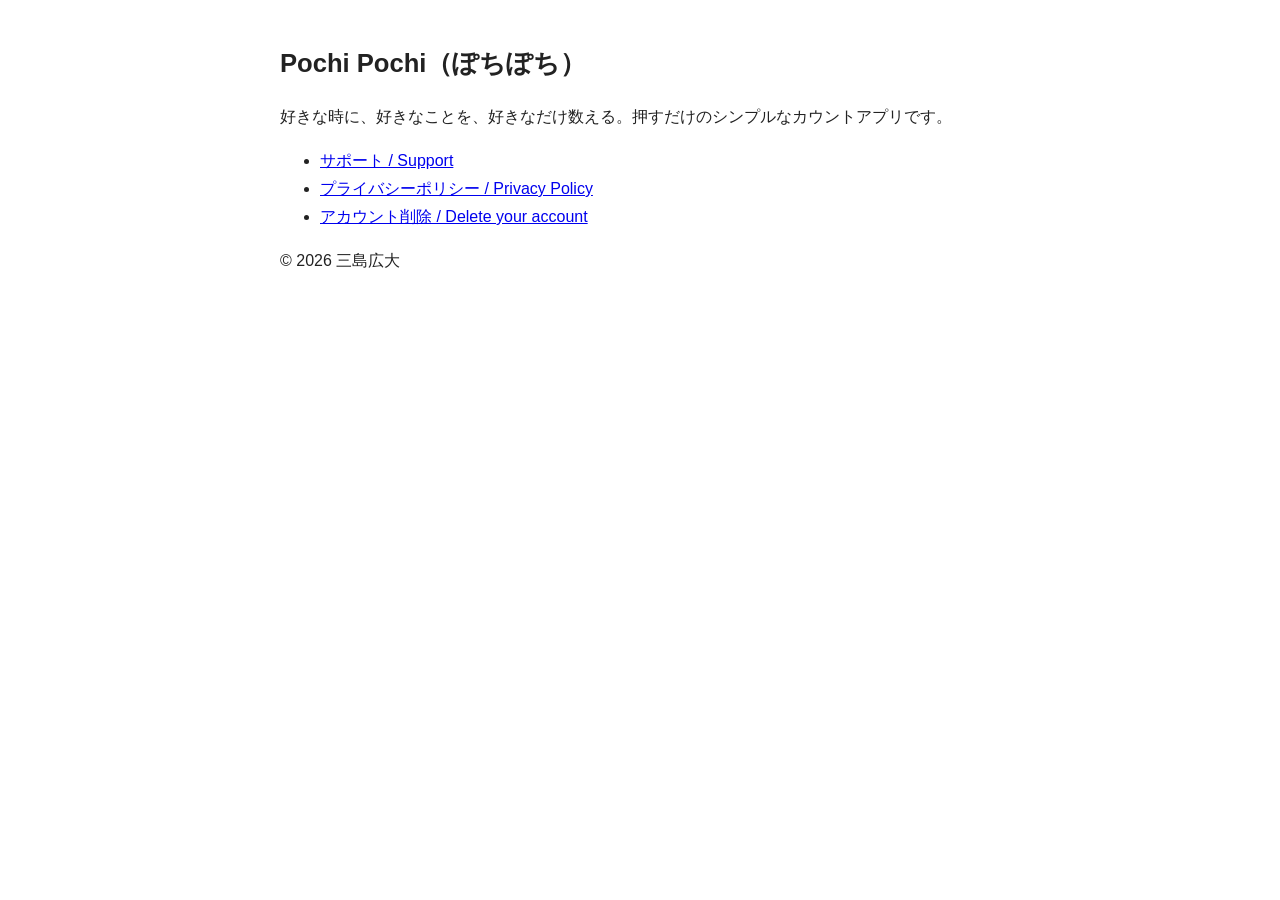
<file: index.html>
<!doctype html>
<html lang="ja"><head><meta charset="utf-8"><meta name="viewport" content="width=device-width,initial-scale=1">
<title>Pochi Pochi</title><link rel="stylesheet" href="style.css"></head>
<body>
<h1>Pochi Pochi（ぽちぽち）</h1>
<p>好きな時に、好きなことを、好きなだけ数える。押すだけのシンプルなカウントアプリです。</p>
<ul>
<li><a href="support.html">サポート / Support</a></li>
<li><a href="privacy.html">プライバシーポリシー / Privacy Policy</a></li>
<li><a href="delete-account.html">アカウント削除 / Delete your account</a></li>
</ul>
<p>© 2026 三島広大</p>
</body></html>
</file>
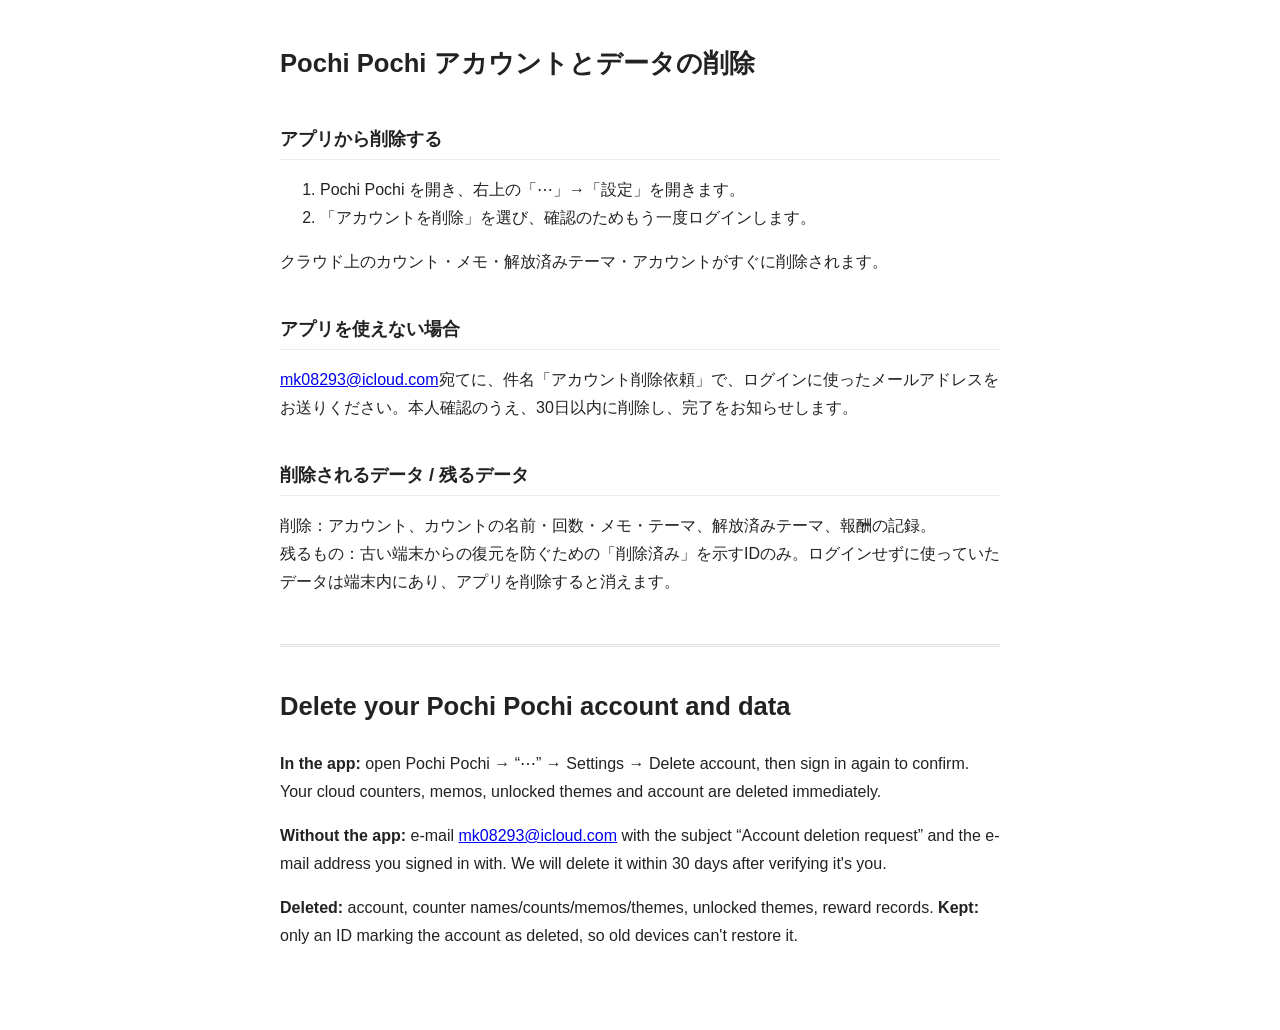
<file: delete-account.html>
<!doctype html>
<html lang="ja"><head><meta charset="utf-8"><meta name="viewport" content="width=device-width,initial-scale=1">
<title>Pochi Pochi アカウント削除 / Delete your account</title><link rel="stylesheet" href="style.css"></head>
<body>
<h1>Pochi Pochi アカウントとデータの削除</h1>
<h2>アプリから削除する</h2>
<ol><li>Pochi Pochi を開き、右上の「⋯」→「設定」を開きます。</li><li>「アカウントを削除」を選び、確認のためもう一度ログインします。</li></ol>
<p>クラウド上のカウント・メモ・解放済みテーマ・アカウントがすぐに削除されます。</p>
<h2>アプリを使えない場合</h2>
<p><a href="mailto:mk08293@icloud.com">mk08293@icloud.com</a>宛てに、件名「アカウント削除依頼」で、ログインに使ったメールアドレスをお送りください。本人確認のうえ、30日以内に削除し、完了をお知らせします。</p>
<h2>削除されるデータ / 残るデータ</h2>
<p>削除：アカウント、カウントの名前・回数・メモ・テーマ、解放済みテーマ、報酬の記録。<br>残るもの：古い端末からの復元を防ぐための「削除済み」を示すIDのみ。ログインせずに使っていたデータは端末内にあり、アプリを削除すると消えます。</p>

<section class="lang" lang="en">
<h1>Delete your Pochi Pochi account and data</h1>
<p><b>In the app:</b> open Pochi Pochi → “⋯” → Settings → Delete account, then sign in again to confirm. Your cloud counters, memos, unlocked themes and account are deleted immediately.</p>
<p><b>Without the app:</b> e-mail <a href="mailto:mk08293@icloud.com">mk08293@icloud.com</a> with the subject “Account deletion request” and the e-mail address you signed in with. We will delete it within 30 days after verifying it's you.</p>
<p><b>Deleted:</b> account, counter names/counts/memos/themes, unlocked themes, reward records. <b>Kept:</b> only an ID marking the account as deleted, so old devices can't restore it.</p>
</section>
</body></html>
</file>
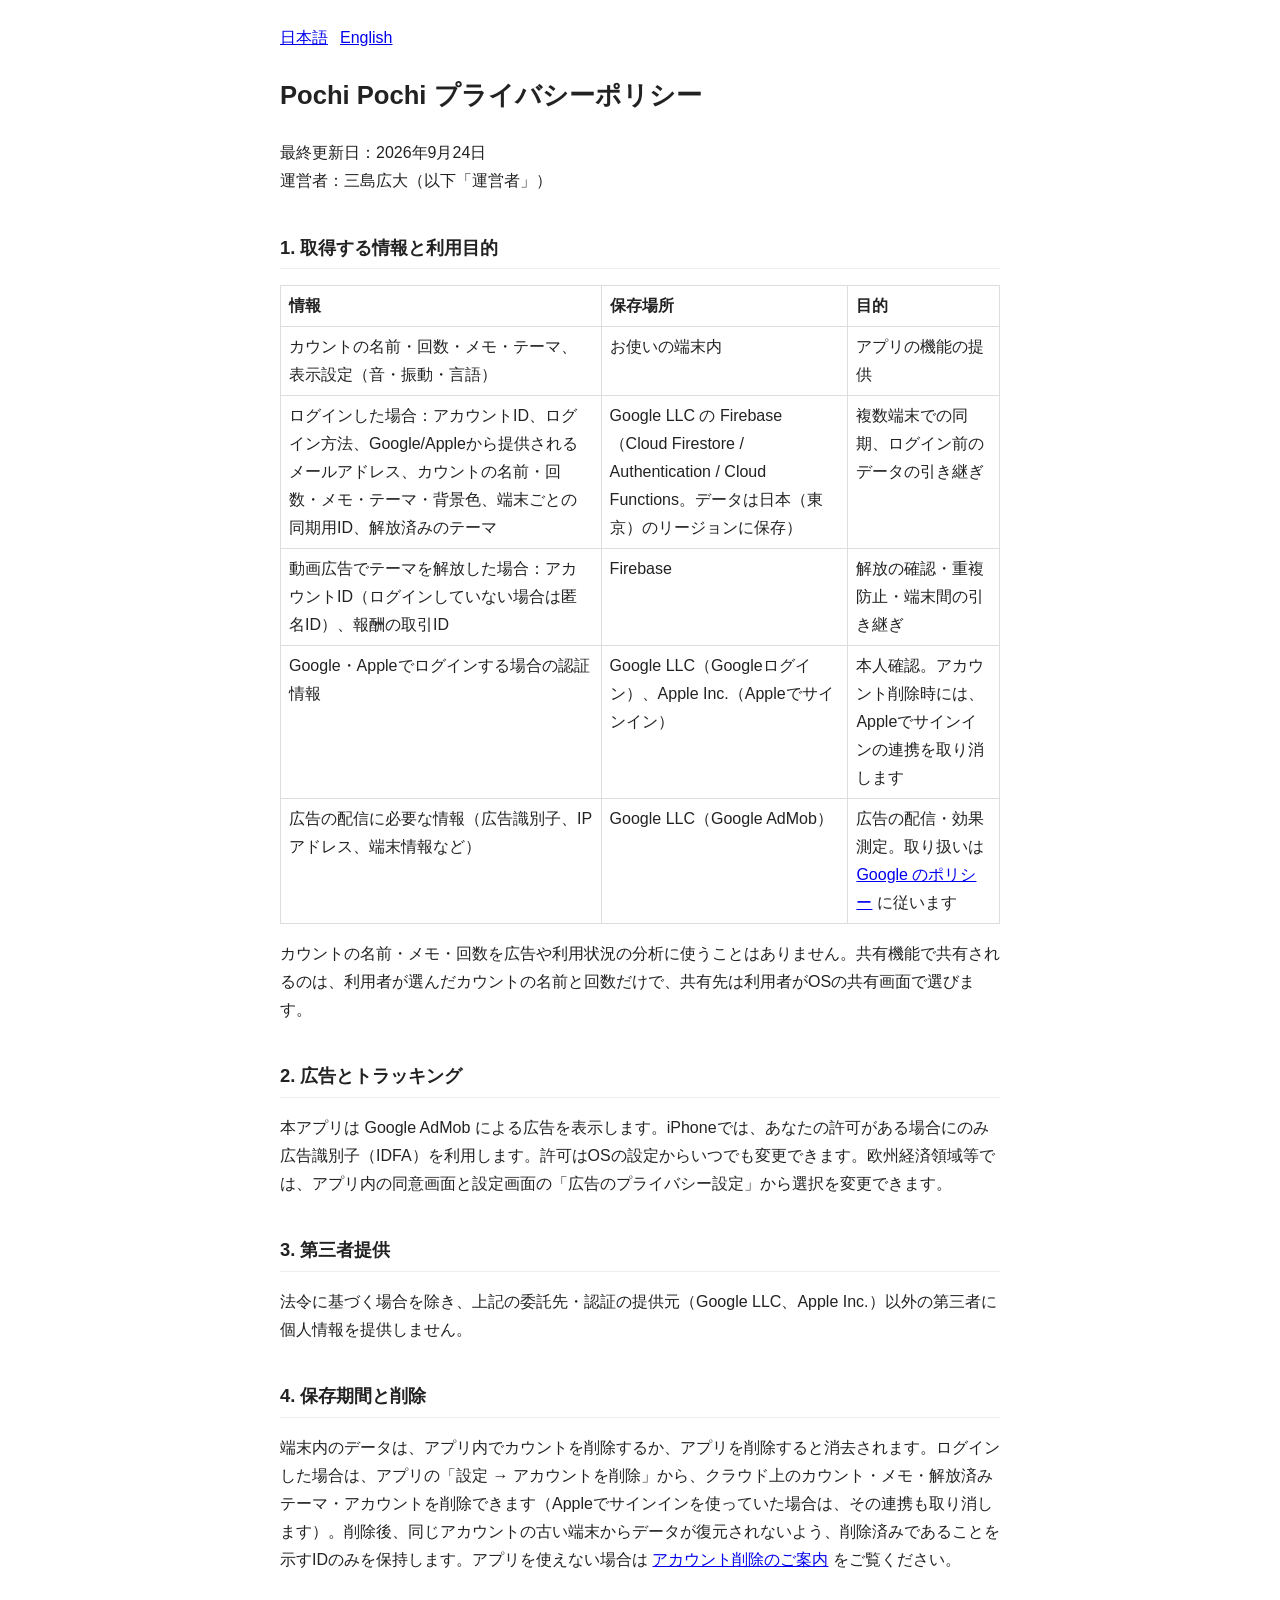
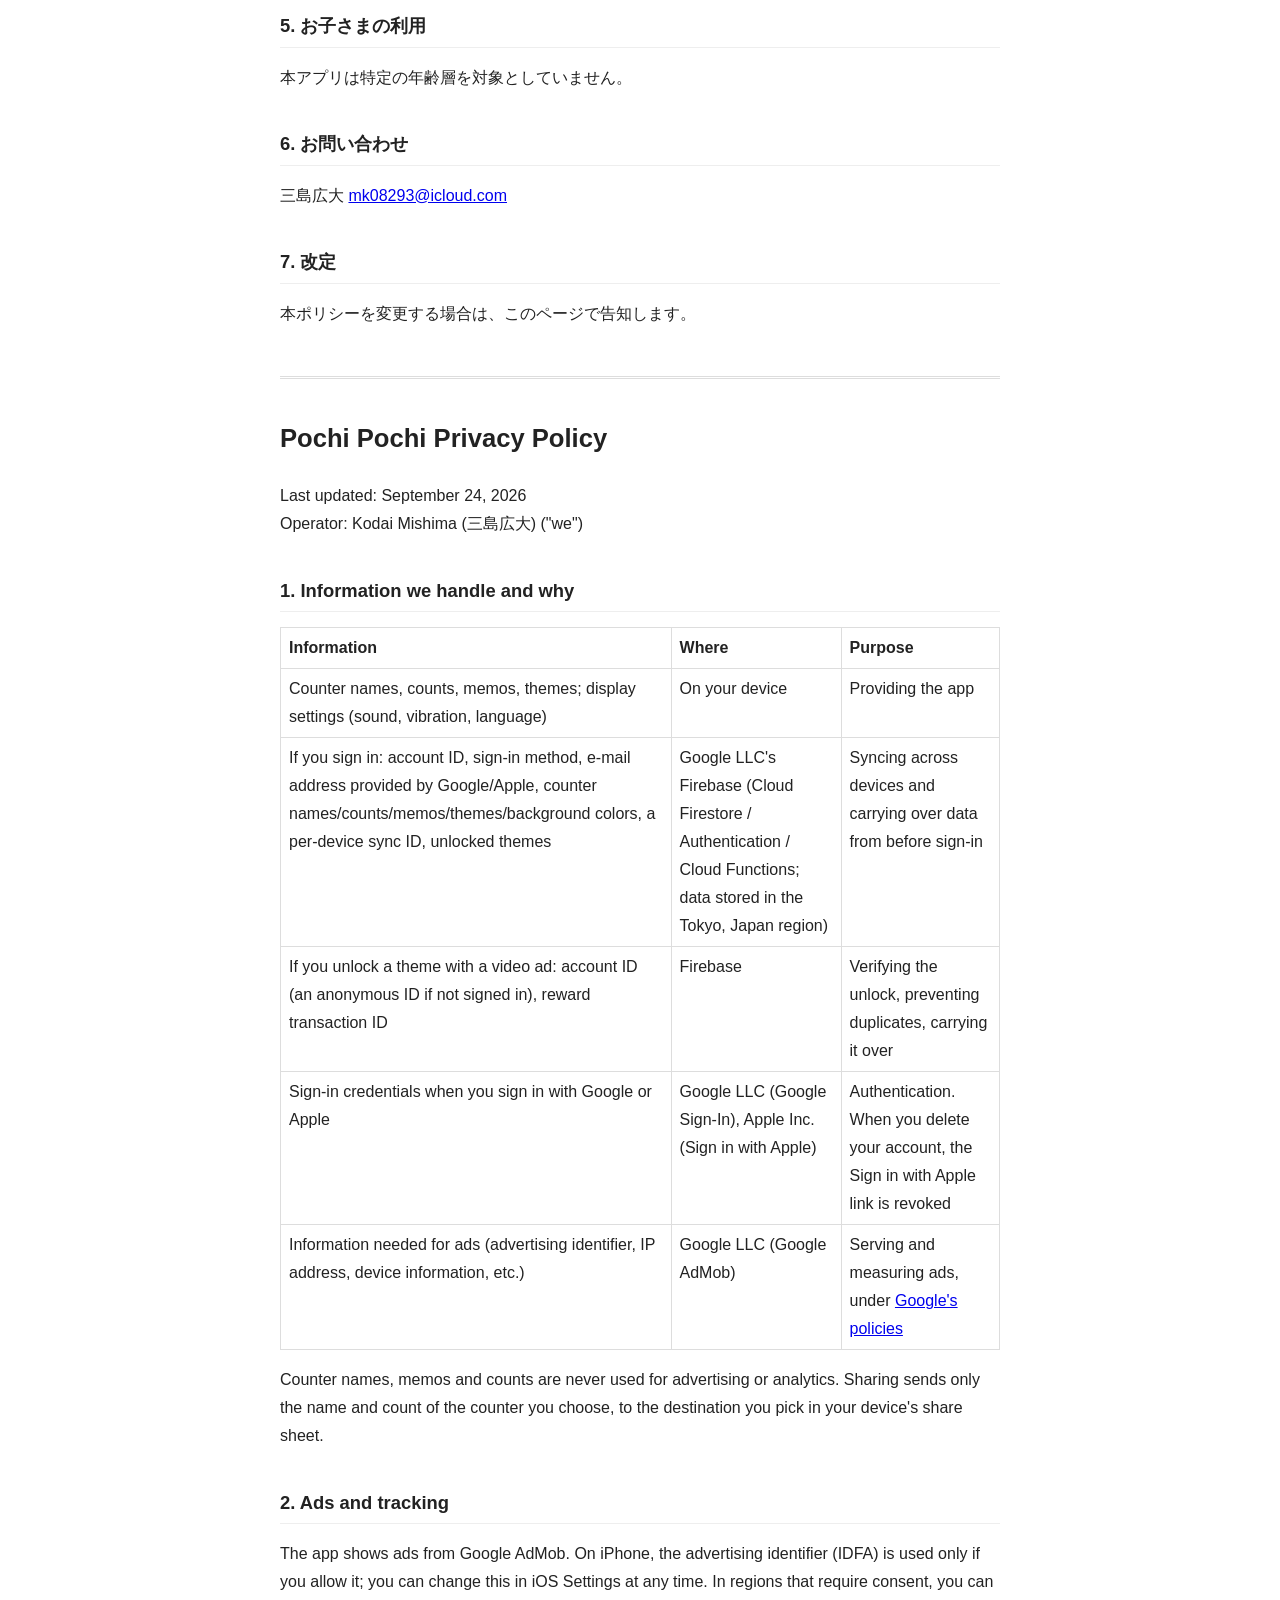
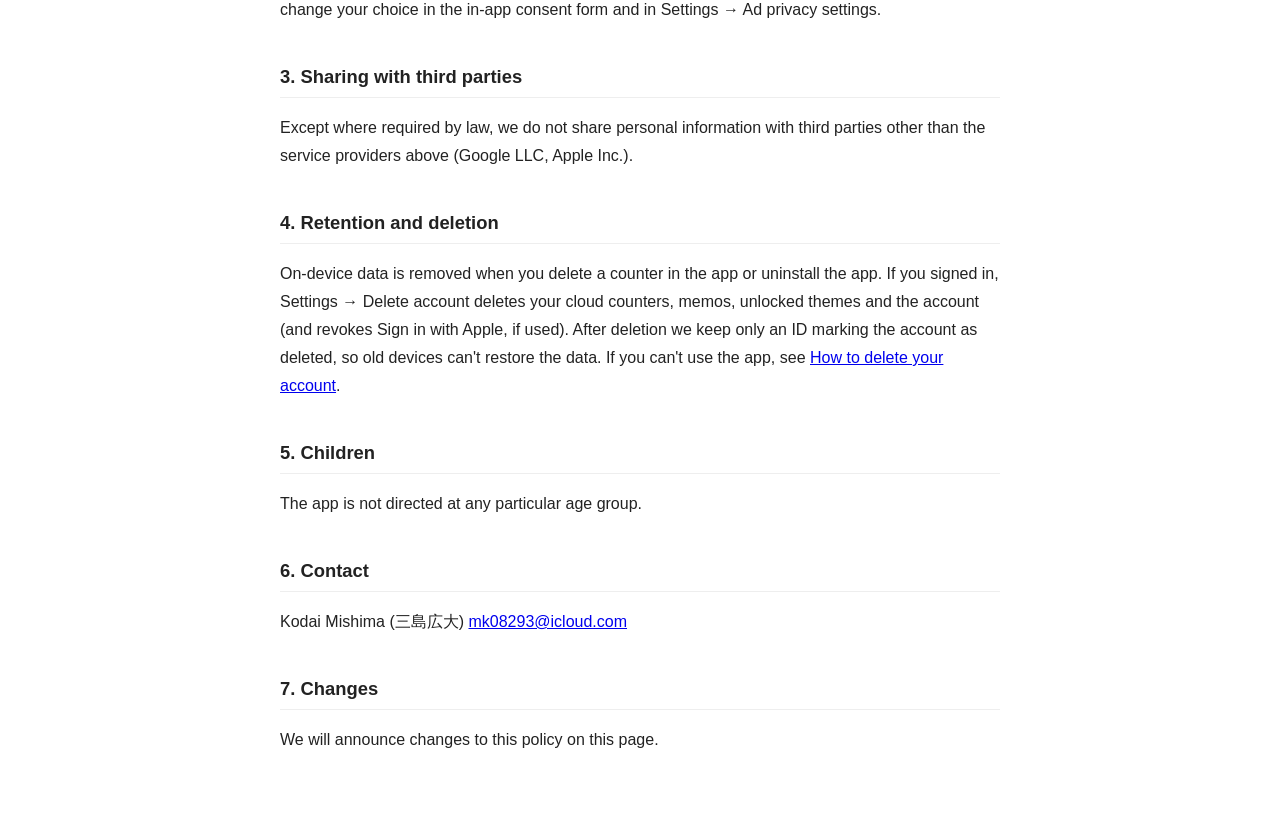
<file: privacy.html>
<!doctype html>
<html lang="ja"><head><meta charset="utf-8"><meta name="viewport" content="width=device-width,initial-scale=1">
<title>Pochi Pochi プライバシーポリシー / Privacy Policy</title><link rel="stylesheet" href="style.css"></head>
<body>
<nav><a href="#ja">日本語</a><a href="#en">English</a></nav>

<section id="ja">
<h1>Pochi Pochi プライバシーポリシー</h1>
<p>最終更新日：2026年9月24日<br>運営者：三島広大（以下「運営者」）</p>

<h2>1. 取得する情報と利用目的</h2>
<table>
<tr><th>情報</th><th>保存場所</th><th>目的</th></tr>
<tr><td>カウントの名前・回数・メモ・テーマ、表示設定（音・振動・言語）</td><td>お使いの端末内</td><td>アプリの機能の提供</td></tr>
<tr><td>ログインした場合：アカウントID、ログイン方法、Google/Appleから提供されるメールアドレス、カウントの名前・回数・メモ・テーマ・背景色、端末ごとの同期用ID、解放済みのテーマ</td><td>Google LLC の Firebase（Cloud Firestore / Authentication / Cloud Functions。データは日本（東京）のリージョンに保存）</td><td>複数端末での同期、ログイン前のデータの引き継ぎ</td></tr>
<tr><td>動画広告でテーマを解放した場合：アカウントID（ログインしていない場合は匿名ID）、報酬の取引ID</td><td>Firebase</td><td>解放の確認・重複防止・端末間の引き継ぎ</td></tr>
<tr><td>Google・Appleでログインする場合の認証情報</td><td>Google LLC（Googleログイン）、Apple Inc.（Appleでサインイン）</td><td>本人確認。アカウント削除時には、Appleでサインインの連携を取り消します</td></tr>
<tr><td>広告の配信に必要な情報（広告識別子、IPアドレス、端末情報など）</td><td>Google LLC（Google AdMob）</td><td>広告の配信・効果測定。取り扱いは <a href="https://policies.google.com/technologies/partner-sites">Google のポリシー</a> に従います</td></tr>
</table>
<p>カウントの名前・メモ・回数を広告や利用状況の分析に使うことはありません。共有機能で共有されるのは、利用者が選んだカウントの名前と回数だけで、共有先は利用者がOSの共有画面で選びます。</p>

<h2>2. 広告とトラッキング</h2>
<p>本アプリは Google AdMob による広告を表示します。iPhoneでは、あなたの許可がある場合にのみ広告識別子（IDFA）を利用します。許可はOSの設定からいつでも変更できます。欧州経済領域等では、アプリ内の同意画面と設定画面の「広告のプライバシー設定」から選択を変更できます。</p>

<h2>3. 第三者提供</h2>
<p>法令に基づく場合を除き、上記の委託先・認証の提供元（Google LLC、Apple Inc.）以外の第三者に個人情報を提供しません。</p>

<h2>4. 保存期間と削除</h2>
<p>端末内のデータは、アプリ内でカウントを削除するか、アプリを削除すると消去されます。ログインした場合は、アプリの「設定 → アカウントを削除」から、クラウド上のカウント・メモ・解放済みテーマ・アカウントを削除できます（Appleでサインインを使っていた場合は、その連携も取り消します）。削除後、同じアカウントの古い端末からデータが復元されないよう、削除済みであることを示すIDのみを保持します。アプリを使えない場合は <a href="delete-account.html">アカウント削除のご案内</a> をご覧ください。</p>

<h2>5. お子さまの利用</h2>
<p>本アプリは特定の年齢層を対象としていません。</p>

<h2>6. お問い合わせ</h2>
<p>三島広大 <a href="mailto:mk08293@icloud.com">mk08293@icloud.com</a></p>

<h2>7. 改定</h2>
<p>本ポリシーを変更する場合は、このページで告知します。</p>
</section>

<section id="en" class="lang" lang="en">
<h1>Pochi Pochi Privacy Policy</h1>
<p>Last updated: September 24, 2026<br>Operator: Kodai Mishima (三島広大) ("we")</p>
<h2>1. Information we handle and why</h2>
<table>
<tr><th>Information</th><th>Where</th><th>Purpose</th></tr>
<tr><td>Counter names, counts, memos, themes; display settings (sound, vibration, language)</td><td>On your device</td><td>Providing the app</td></tr>
<tr><td>If you sign in: account ID, sign-in method, e-mail address provided by Google/Apple, counter names/counts/memos/themes/background colors, a per-device sync ID, unlocked themes</td><td>Google LLC's Firebase (Cloud Firestore / Authentication / Cloud Functions; data stored in the Tokyo, Japan region)</td><td>Syncing across devices and carrying over data from before sign-in</td></tr>
<tr><td>If you unlock a theme with a video ad: account ID (an anonymous ID if not signed in), reward transaction ID</td><td>Firebase</td><td>Verifying the unlock, preventing duplicates, carrying it over</td></tr>
<tr><td>Sign-in credentials when you sign in with Google or Apple</td><td>Google LLC (Google Sign-In), Apple Inc. (Sign in with Apple)</td><td>Authentication. When you delete your account, the Sign in with Apple link is revoked</td></tr>
<tr><td>Information needed for ads (advertising identifier, IP address, device information, etc.)</td><td>Google LLC (Google AdMob)</td><td>Serving and measuring ads, under <a href="https://policies.google.com/technologies/partner-sites">Google's policies</a></td></tr>
</table>
<p>Counter names, memos and counts are never used for advertising or analytics. Sharing sends only the name and count of the counter you choose, to the destination you pick in your device's share sheet.</p>
<h2>2. Ads and tracking</h2>
<p>The app shows ads from Google AdMob. On iPhone, the advertising identifier (IDFA) is used only if you allow it; you can change this in iOS Settings at any time. In regions that require consent, you can change your choice in the in-app consent form and in Settings → Ad privacy settings.</p>
<h2>3. Sharing with third parties</h2>
<p>Except where required by law, we do not share personal information with third parties other than the service providers above (Google LLC, Apple Inc.).</p>
<h2>4. Retention and deletion</h2>
<p>On-device data is removed when you delete a counter in the app or uninstall the app. If you signed in, Settings → Delete account deletes your cloud counters, memos, unlocked themes and the account (and revokes Sign in with Apple, if used). After deletion we keep only an ID marking the account as deleted, so old devices can't restore the data. If you can't use the app, see <a href="delete-account.html">How to delete your account</a>.</p>
<h2>5. Children</h2>
<p>The app is not directed at any particular age group.</p>
<h2>6. Contact</h2>
<p>Kodai Mishima (三島広大) <a href="mailto:mk08293@icloud.com">mk08293@icloud.com</a></p>
<h2>7. Changes</h2>
<p>We will announce changes to this policy on this page.</p>
</section>
</body></html>
</file>
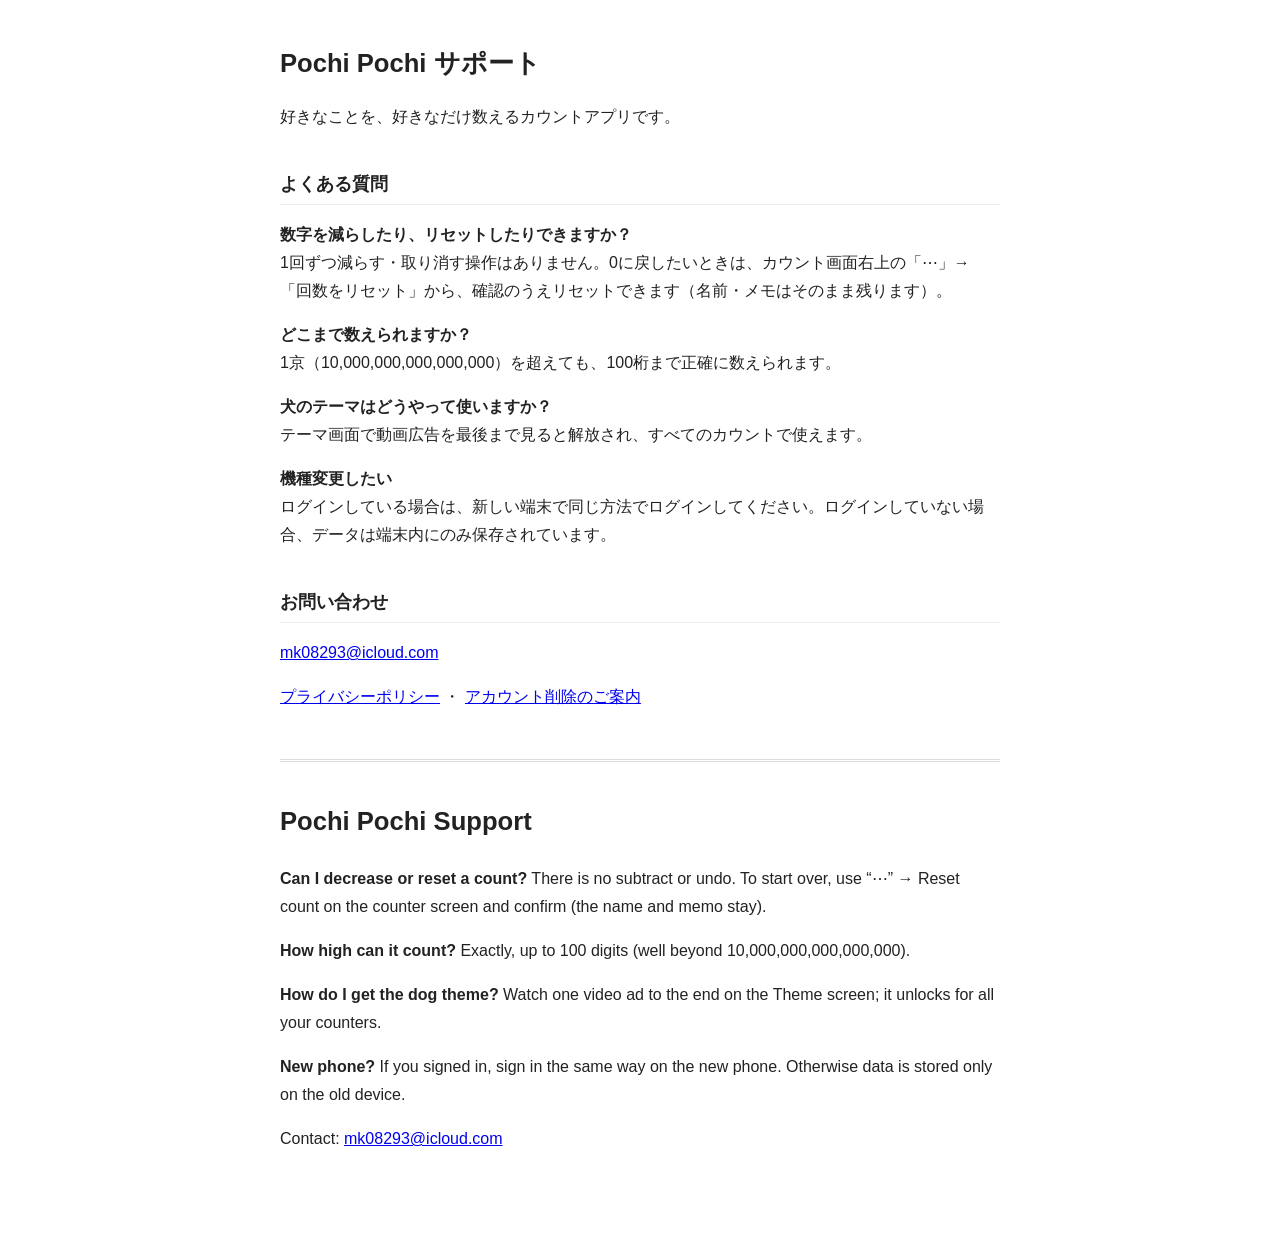
<file: support.html>
<!doctype html>
<html lang="ja"><head><meta charset="utf-8"><meta name="viewport" content="width=device-width,initial-scale=1">
<title>Pochi Pochi サポート / Support</title><link rel="stylesheet" href="style.css"></head>
<body>
<h1>Pochi Pochi サポート</h1>
<p>好きなことを、好きなだけ数えるカウントアプリです。</p>
<h2>よくある質問</h2>
<p><b>数字を減らしたり、リセットしたりできますか？</b><br>1回ずつ減らす・取り消す操作はありません。0に戻したいときは、カウント画面右上の「⋯」→「回数をリセット」から、確認のうえリセットできます（名前・メモはそのまま残ります）。</p>
<p><b>どこまで数えられますか？</b><br>1京（10,000,000,000,000,000）を超えても、100桁まで正確に数えられます。</p>
<p><b>犬のテーマはどうやって使いますか？</b><br>テーマ画面で動画広告を最後まで見ると解放され、すべてのカウントで使えます。</p>
<p><b>機種変更したい</b><br>ログインしている場合は、新しい端末で同じ方法でログインしてください。ログインしていない場合、データは端末内にのみ保存されています。</p>
<h2>お問い合わせ</h2>
<p><a href="mailto:mk08293@icloud.com">mk08293@icloud.com</a></p>
<p><a href="privacy.html">プライバシーポリシー</a> ・ <a href="delete-account.html">アカウント削除のご案内</a></p>

<section class="lang" lang="en">
<h1>Pochi Pochi Support</h1>
<p><b>Can I decrease or reset a count?</b> There is no subtract or undo. To start over, use “⋯” → Reset count on the counter screen and confirm (the name and memo stay).</p>
<p><b>How high can it count?</b> Exactly, up to 100 digits (well beyond 10,000,000,000,000,000).</p>
<p><b>How do I get the dog theme?</b> Watch one video ad to the end on the Theme screen; it unlocks for all your counters.</p>
<p><b>New phone?</b> If you signed in, sign in the same way on the new phone. Otherwise data is stored only on the old device.</p>
<p>Contact: <a href="mailto:mk08293@icloud.com">mk08293@icloud.com</a></p>
</section>
</body></html>
</file>
<file: style.css>
body{font-family:-apple-system,BlinkMacSystemFont,"Hiragino Sans","Noto Sans JP",sans-serif;max-width:720px;margin:0 auto;padding:24px 16px 64px;line-height:1.75;color:#222}
h1{font-size:1.6rem}h2{font-size:1.15rem;margin-top:2em;border-bottom:1px solid #eee;padding-bottom:4px}
.draft{background:#fff3cd;border:1px solid #e0c36b;padding:8px 12px;border-radius:6px}
nav a{margin-right:12px}table{border-collapse:collapse;width:100%}td,th{border:1px solid #ddd;padding:6px 8px;text-align:left;vertical-align:top}
.lang{margin-top:3em;padding-top:1em;border-top:3px double #ddd}
</file>
